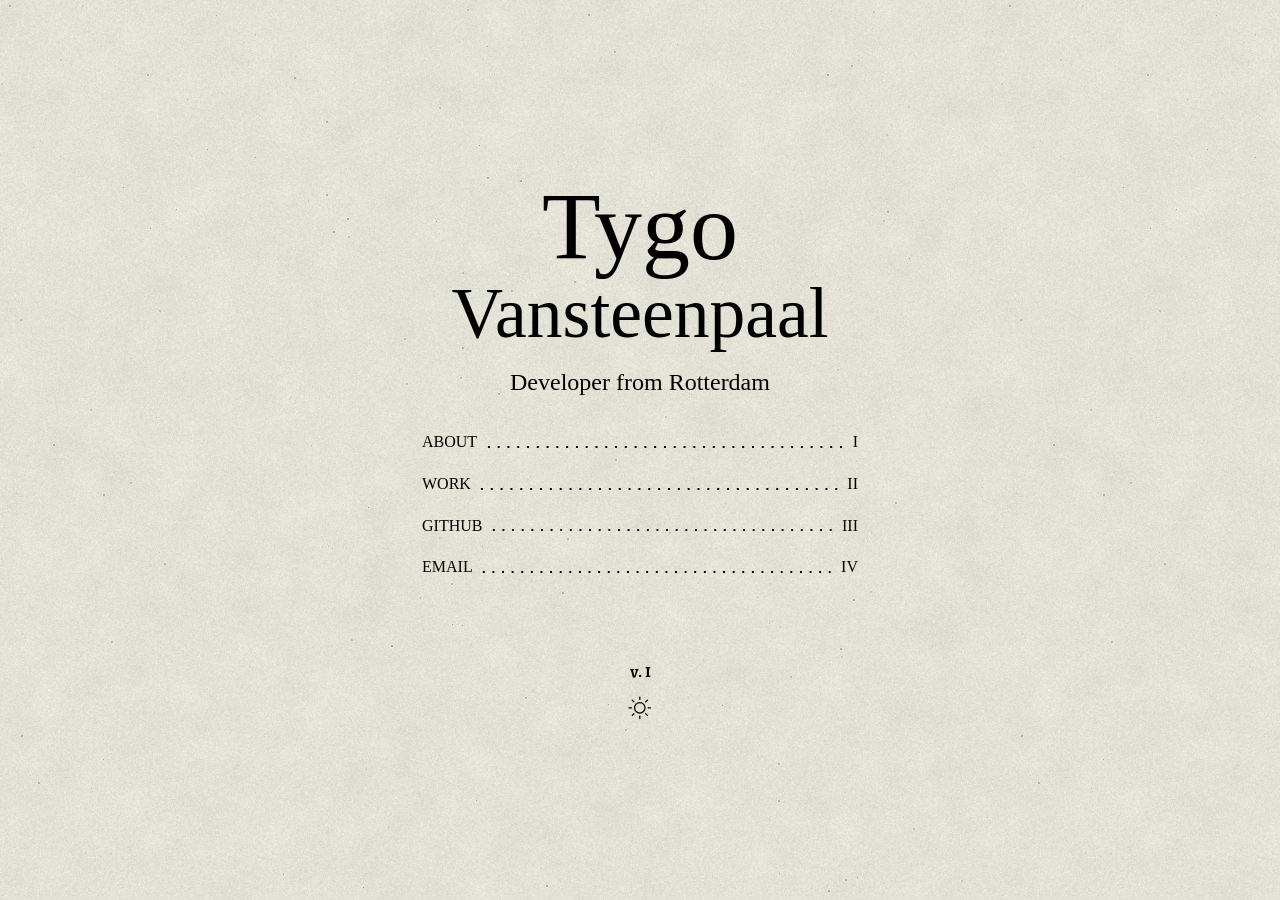
<file: index.html>
<!doctype html>
<html lang="en">
<head>
  <meta charset="utf-8">
  <meta name="viewport" content="width=device-width, initial-scale=1, minimum-scale=1">
  <title>Tygo Vansteenpaal</title>
  <meta name="description" content="Tygo Vansteenpaal is a developer from Rotterdam who builds security tools, Roblox systems and websites.">
  <meta name="author" content="Tygo Vansteenpaal">
  <meta name="theme-color" content="#e4e2d7">
  <link rel="icon" href="assets/img/favicon.png">
  <script>try{var m=localStorage.getItem('mode');if(m)document.documentElement.dataset.mode=m}catch(e){}</script>
  <link rel="preconnect" href="https://fonts.googleapis.com">
  <link rel="preconnect" href="https://fonts.gstatic.com" crossorigin>
  <link href="https://fonts.googleapis.com/css2?family=IM+Fell+DW+Pica+SC&family=IM+Fell+English:ital@0;1&family=Alegreya+SC:wght@700&display=swap" rel="stylesheet">
  <link rel="stylesheet" href="assets/css/main.css">
</head>
<body class="no-js home">
  <a class="skip" href="#content">Skip to content</a>
  <div class="app">
    <header class="header-main home">
      <h1>Tygo <span class="fit">Vansteenpaal</span></h1>
      <h2>Developer from Rotterdam</h2>
    </header>
    <main id="content">
      <nav class="main-nav home" aria-label="Contents">
        <ol>
          <li><a href="about/index.html">About</a></li>
          <li><a href="work/index.html">Work</a></li>
          <li><a href="https://github.com/tygovansteenpaalwork-gif">GitHub</a></li>
          <li><a href="mailto:tygovansteenpaalwerk@gmail.com">Email</a></li>
        </ol>
      </nav>
      <small class="center"><a href="index.html">v. I</a></small>
      <div class="mode-toggle">
        <button class="toggle-button" type="button" data-mode-toggle aria-label="Switch colour mode">
          <span class="toggle-icon"><svg class="sun" viewBox="0 0 20 20" aria-hidden="true"><circle cx="10" cy="10" r="4.1"/><path d="M10 1.6v1.9M10 16.5v1.9M18.4 10h-1.9M3.5 10H1.6M15.9 15.9l-1.3-1.3M5.4 5.4 4.1 4.1M15.9 4.1l-1.3 1.3M5.4 14.6l-1.3 1.3"/></svg><svg class="moon" viewBox="0 0 20 20" aria-hidden="true"><path d="M13.6 3.2a7 7 0 1 0 3.2 10.9 5.6 5.6 0 0 1-3.2-10.9Z"/></svg></span>
        </button>
      </div>
    </main>
  </div>
  <script src="assets/js/main.js"></script>
</body>
</html>
</file>
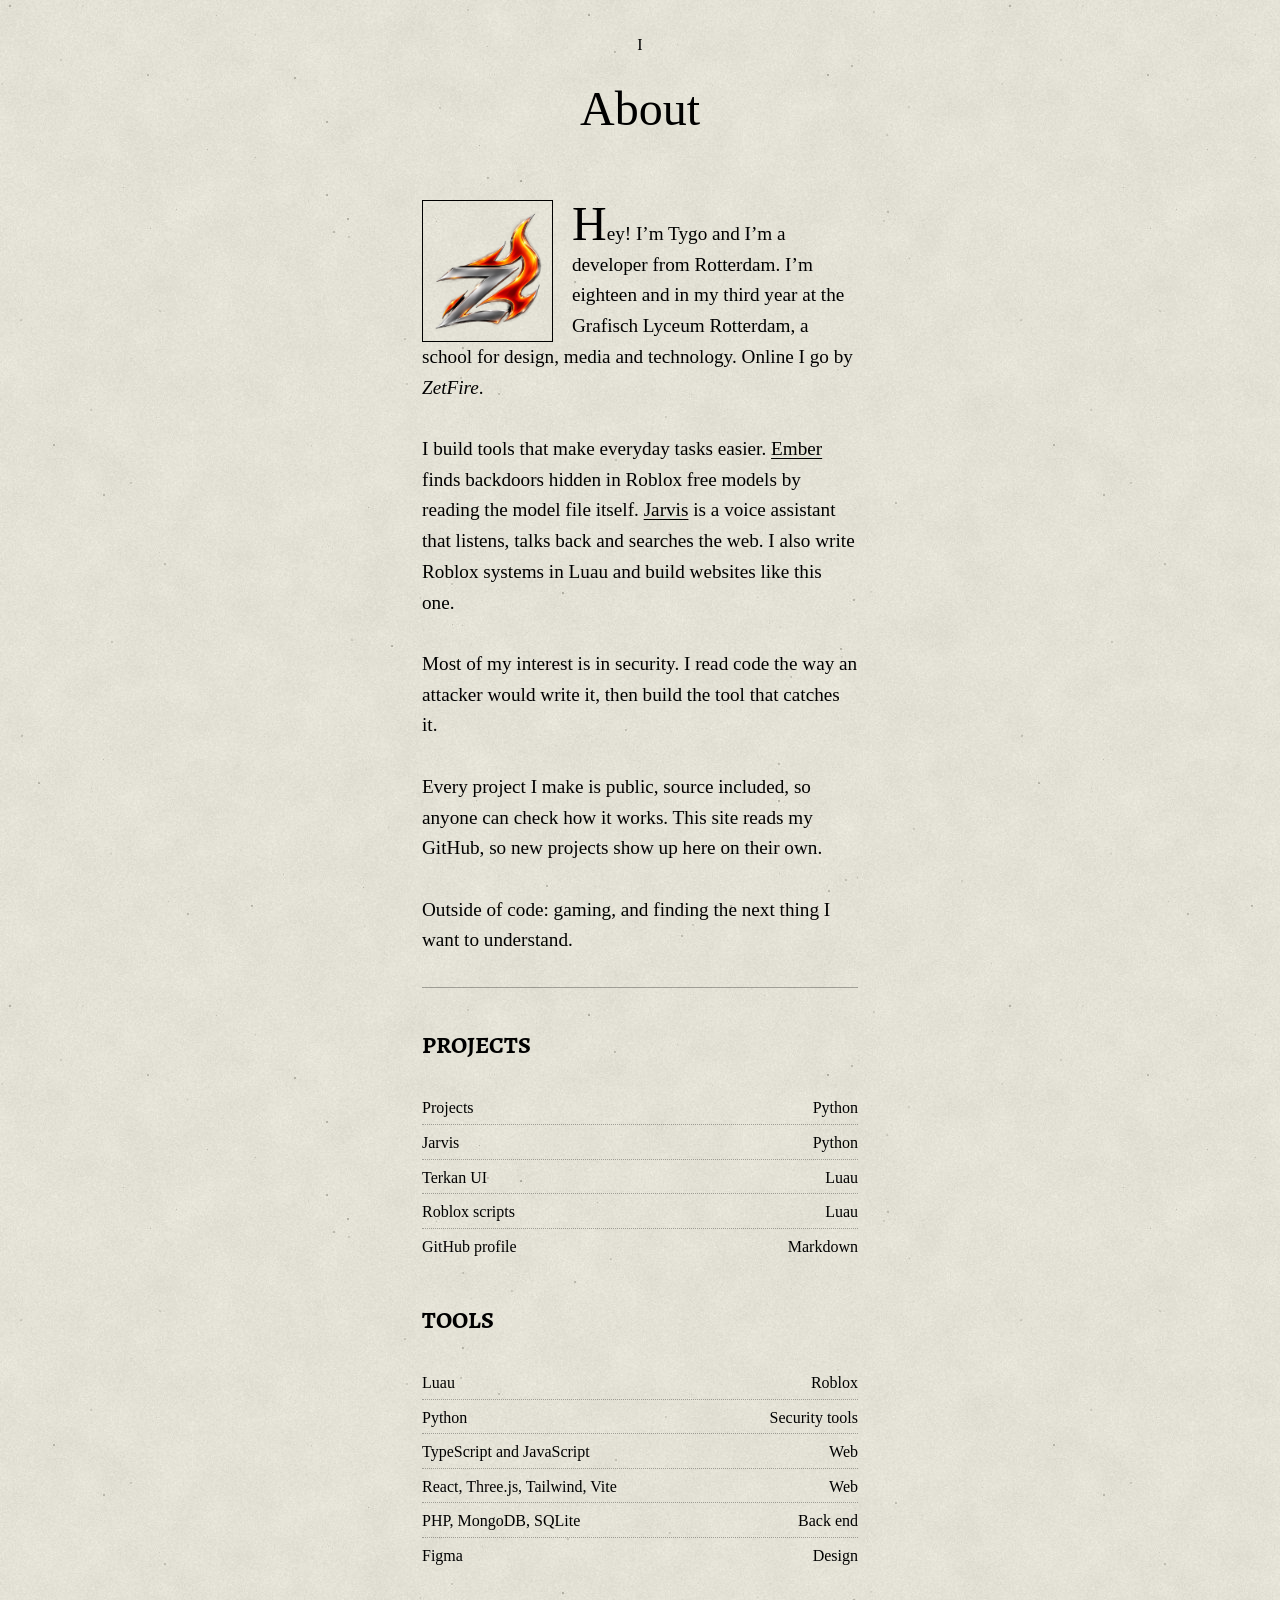
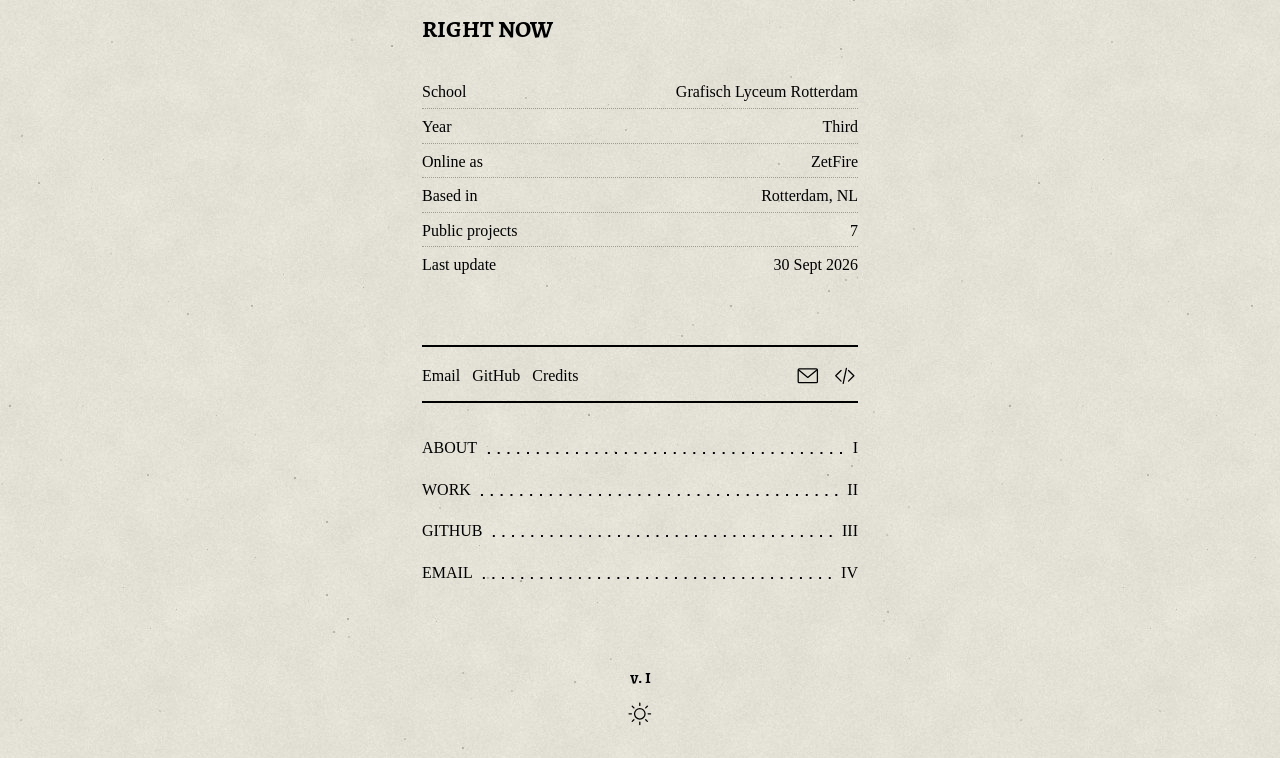
<file: about/index.html>
<!doctype html>
<html lang="en">
<head>
  <meta charset="utf-8">
  <meta name="viewport" content="width=device-width, initial-scale=1, minimum-scale=1">
  <title>About · Tygo Vansteenpaal</title>
  <meta name="description" content="About Tygo Vansteenpaal, developer from Rotterdam.">
  <meta name="author" content="Tygo Vansteenpaal">
  <meta name="theme-color" content="#e4e2d7">
  <link rel="icon" href="../assets/img/favicon.png">
  <script>try{var m=localStorage.getItem('mode');if(m)document.documentElement.dataset.mode=m}catch(e){}</script>
  <link rel="preconnect" href="https://fonts.googleapis.com">
  <link rel="preconnect" href="https://fonts.gstatic.com" crossorigin>
  <link href="https://fonts.googleapis.com/css2?family=IM+Fell+DW+Pica+SC&family=IM+Fell+English:ital@0;1&family=Alegreya+SC:wght@700&display=swap" rel="stylesheet">
  <link rel="stylesheet" href="../assets/css/main.css">
</head>
<body class="no-js about">
  <a class="skip" href="#content">Skip to content</a>
  <div class="app">
    <header class="header-main">
      <span class="chapter">I</span>
      <h1>About</h1>
    </header>
    <main id="content">
      <div class="content about">
        <figure class="avatar"><img src="../assets/img/zetfire.png" width="545" height="600" alt="The ZetFire logo: a silver Z with an orange flame."></figure>
        <p>Hey! I’m Tygo and I’m a developer from Rotterdam. I’m eighteen and in my third year at the Grafisch Lyceum Rotterdam, a school for design, media and technology. Online I go by <em>ZetFire</em>.</p>
        <p>I build tools that make everyday tasks easier. <a href="https://github.com/tygovansteenpaalwork-gif/Projects/tree/main/ember">Ember</a> finds backdoors hidden in Roblox free models by reading the model file itself. <a href="https://github.com/tygovansteenpaalwork-gif/AI_VOICE_JARVIS">Jarvis</a> is a voice assistant that listens, talks back and searches the web. I also write Roblox systems in Luau and build websites like this one.</p>
        <p>Most of my interest is in security. I read code the way an attacker would write it, then build the tool that catches it.</p>
        <p>Every project I make is public, source included, so anyone can check how it works. This site reads my GitHub, so new projects show up here on their own.</p>
        <p>Outside of code: gaming, and finding the next thing I want to understand.</p>
        <hr>
        <h2>Projects</h2>
        <ul class="links" data-repo-list>
          <li><a href="https://github.com/tygovansteenpaalwork-gif/Projects">Projects</a><span class="date">Python</span></li>
          <li><a href="https://github.com/tygovansteenpaalwork-gif/AI_VOICE_JARVIS">Jarvis</a><span class="date">Python</span></li>
          <li><a href="https://github.com/tygovansteenpaalwork-gif/Roblox_lua_script">Terkan UI</a><span class="date">Luau</span></li>
          <li><a href="https://github.com/tygovansteenpaalwork-gif/Roblox">Roblox scripts</a><span class="date">Luau</span></li>
          <li><a href="https://github.com/tygovansteenpaalwork-gif/tygovansteenpaalwork-gif">GitHub profile</a><span class="date">Markdown</span></li>
        </ul>
        <h2>Tools</h2>
        <ul class="links">
          <li><span>Luau</span><span class="date">Roblox</span></li>
          <li><span>Python</span><span class="date">Security tools</span></li>
          <li><span>TypeScript and JavaScript</span><span class="date">Web</span></li>
          <li><span>React, Three.js, Tailwind, Vite</span><span class="date">Web</span></li>
          <li><span>PHP, MongoDB, SQLite</span><span class="date">Back end</span></li>
          <li><span>Figma</span><span class="date">Design</span></li>
        </ul>
        <h2>Right now</h2>
        <ul class="links">
          <li><span>School</span><span class="date">Grafisch Lyceum Rotterdam</span></li>
          <li><span>Year</span><span class="date">Third</span></li>
          <li><span>Online as</span><span class="date">ZetFire</span></li>
          <li><span>Based in</span><span class="date">Rotterdam, NL</span></li>
          <li><span>Public projects</span><span class="date"><span data-repo-stat="count">7</span></span></li>
          <li><span>Last update</span><span class="date"><span data-repo-stat="pushed">30 Sept 2026</span></span></li>
        </ul>
      </div>
      <footer class="main-footer">
        <div class="footer-links">
          <nav aria-label="Elsewhere">
            <a href="mailto:tygovansteenpaalwerk@gmail.com">Email</a>
            <a href="https://github.com/tygovansteenpaalwork-gif">GitHub</a>
            <a href="../credits/index.html">Credits</a>
          </nav>
          <nav aria-label="Icons">
            <a class="icon" href="mailto:tygovansteenpaalwerk@gmail.com" aria-label="Email"><svg viewBox="0 0 24 24" aria-hidden="true"><rect x="3" y="5.5" width="18" height="13" rx="1"/><path d="m3.5 6.5 8.5 7 8.5-7"/></svg></a>
            <a class="icon" href="https://github.com/tygovansteenpaalwork-gif" aria-label="GitHub"><svg viewBox="0 0 24 24" aria-hidden="true"><path d="m8.5 7-5 5 5 5M15.5 7l5 5-5 5M13.5 5l-3 14"/></svg></a>
          </nav>
        </div>
      </footer>
      <nav class="main-nav" aria-label="Contents">
        <ol>
          <li><a href="../about/index.html">About</a></li>
          <li><a href="../work/index.html">Work</a></li>
          <li><a href="https://github.com/tygovansteenpaalwork-gif">GitHub</a></li>
          <li><a href="mailto:tygovansteenpaalwerk@gmail.com">Email</a></li>
        </ol>
      </nav>
      <small class="center"><a href="../index.html">v. I</a></small>
      <div class="mode-toggle">
        <button class="toggle-button" type="button" data-mode-toggle aria-label="Switch colour mode">
          <span class="toggle-icon"><svg class="sun" viewBox="0 0 20 20" aria-hidden="true"><circle cx="10" cy="10" r="4.1"/><path d="M10 1.6v1.9M10 16.5v1.9M18.4 10h-1.9M3.5 10H1.6M15.9 15.9l-1.3-1.3M5.4 5.4 4.1 4.1M15.9 4.1l-1.3 1.3M5.4 14.6l-1.3 1.3"/></svg><svg class="moon" viewBox="0 0 20 20" aria-hidden="true"><path d="M13.6 3.2a7 7 0 1 0 3.2 10.9 5.6 5.6 0 0 1-3.2-10.9Z"/></svg></span>
        </button>
      </div>
    </main>
  </div>
  <script src="../assets/js/main.js"></script>
  <script src="../assets/js/github.js"></script>
</body>
</html>
</file>
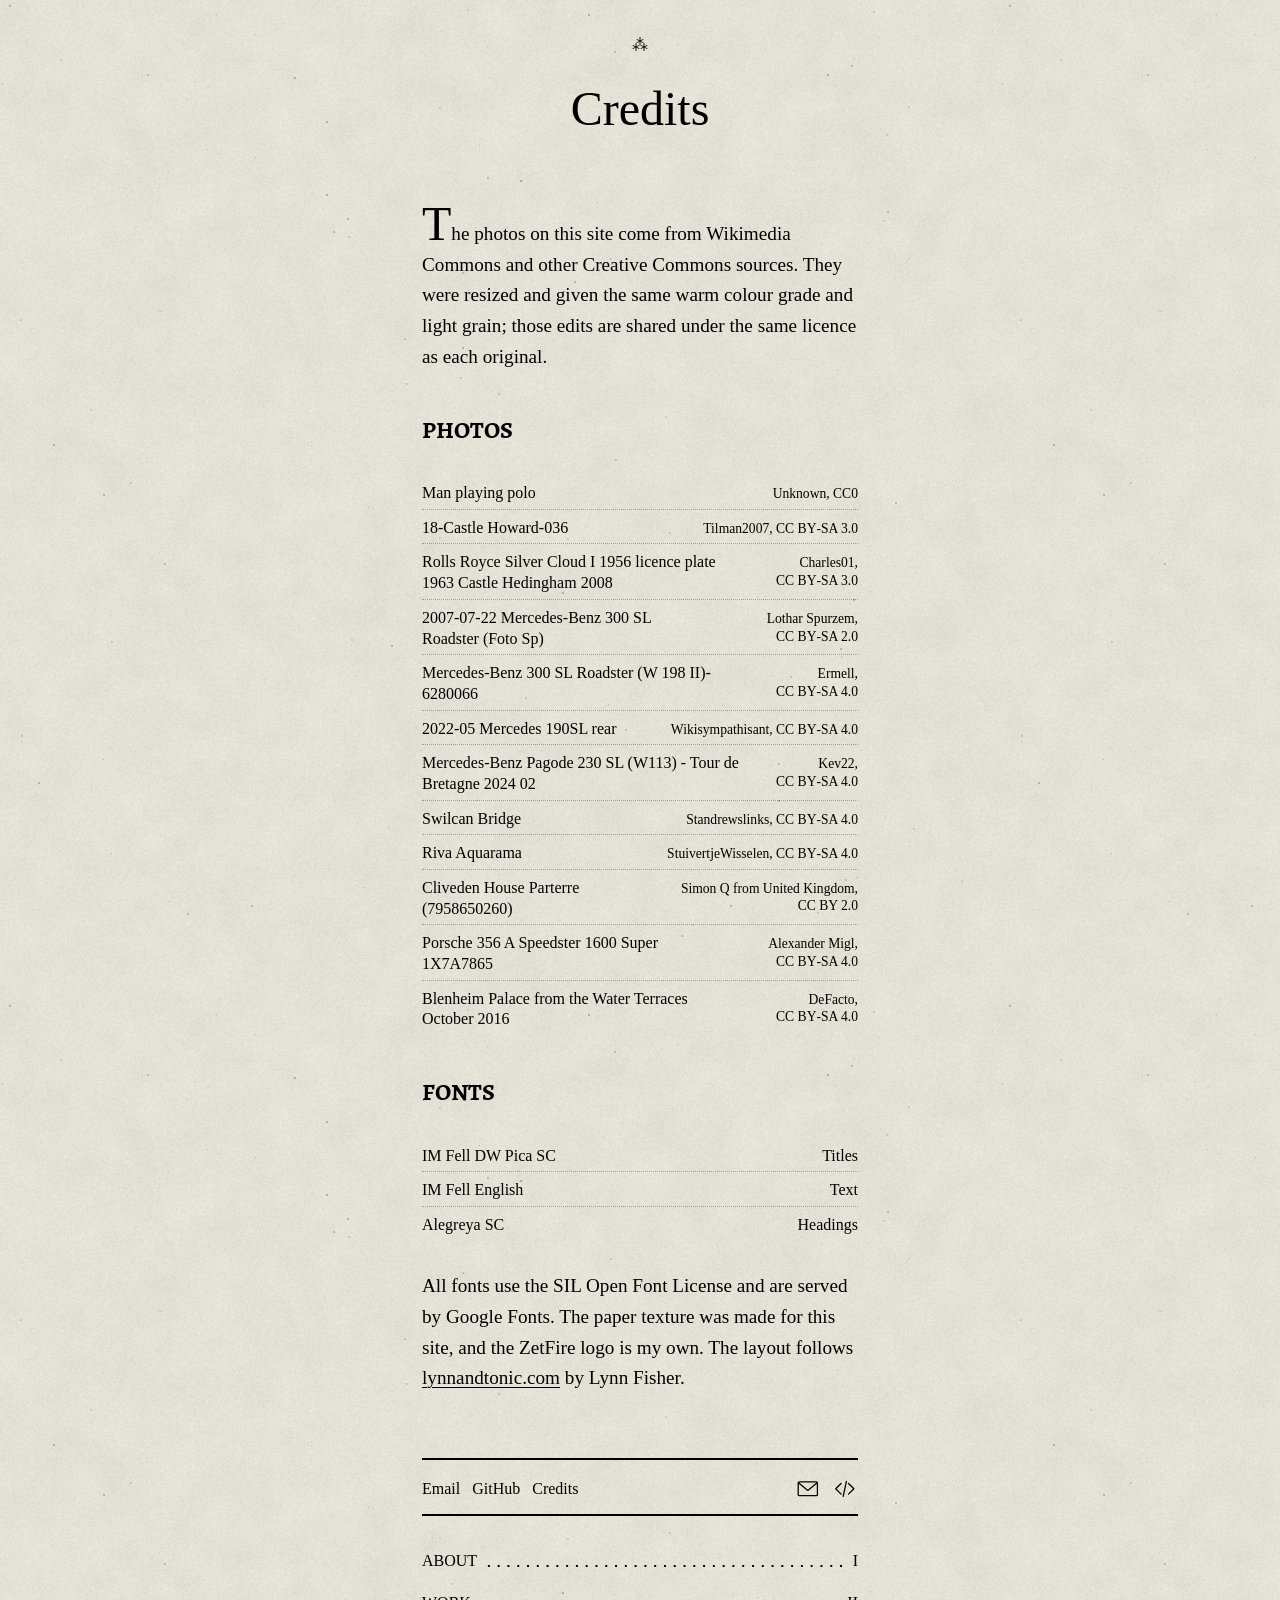
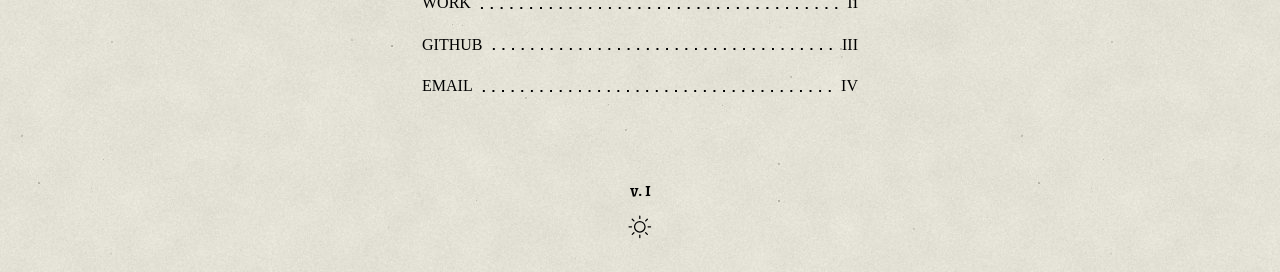
<file: credits/index.html>
<!doctype html>
<html lang="en">
<head>
  <meta charset="utf-8">
  <meta name="viewport" content="width=device-width, initial-scale=1, minimum-scale=1">
  <title>Credits · Tygo Vansteenpaal</title>
  <meta name="description" content="Photo, font and design credits for this site.">
  <meta name="author" content="Tygo Vansteenpaal">
  <meta name="theme-color" content="#e4e2d7">
  <link rel="icon" href="../assets/img/favicon.png">
  <script>try{var m=localStorage.getItem('mode');if(m)document.documentElement.dataset.mode=m}catch(e){}</script>
  <link rel="preconnect" href="https://fonts.googleapis.com">
  <link rel="preconnect" href="https://fonts.gstatic.com" crossorigin>
  <link href="https://fonts.googleapis.com/css2?family=IM+Fell+DW+Pica+SC&family=IM+Fell+English:ital@0;1&family=Alegreya+SC:wght@700&display=swap" rel="stylesheet">
  <link rel="stylesheet" href="../assets/css/main.css">
</head>
<body class="no-js credits">
  <a class="skip" href="#content">Skip to content</a>
  <div class="app">
    <header class="header-main">
      <span class="chapter">&#8258;</span>
      <h1>Credits</h1>
    </header>
    <main id="content">
      <div class="content credits">
        <p>The photos on this site come from Wikimedia Commons and other Creative Commons sources. They were resized and given the same warm colour grade and light grain; those edits are shared under the same licence as each original.</p>
        <h2>Photos</h2>
        <ul class="links credits">
          <li><a href="https://www.rawpixel.com/image/5915572/man-playing-polo-free-public-domain-cc0-photo">Man playing polo</a><span class="date">Unknown, CC0</span></li>
          <li><a href="https://commons.wikimedia.org/w/index.php?curid=35518531">18-Castle Howard-036</a><span class="date">Tilman2007, CC&nbsp;BY&#8209;SA&nbsp;3.0</span></li>
          <li><a href="https://commons.wikimedia.org/w/index.php?curid=4837942">Rolls Royce Silver Cloud I 1956 licence plate 1963 Castle Hedingham 2008</a><span class="date">Charles01, CC&nbsp;BY&#8209;SA&nbsp;3.0</span></li>
          <li><a href="https://commons.wikimedia.org/w/index.php?curid=2452550">2007-07-22 Mercedes-Benz 300 SL Roadster (Foto Sp)</a><span class="date">Lothar Spurzem, CC&nbsp;BY&#8209;SA&nbsp;2.0</span></li>
          <li><a href="https://commons.wikimedia.org/w/index.php?curid=72218425">Mercedes-Benz 300 SL Roadster (W 198 II)- 6280066</a><span class="date">Ermell, CC&nbsp;BY&#8209;SA&nbsp;4.0</span></li>
          <li><a href="https://commons.wikimedia.org/w/index.php?curid=118341773">2022-05 Mercedes 190SL rear</a><span class="date">Wikisympathisant, CC&nbsp;BY&#8209;SA&nbsp;4.0</span></li>
          <li><a href="https://commons.wikimedia.org/w/index.php?curid=149174886">Mercedes-Benz Pagode 230 SL (W113) - Tour de Bretagne 2024 02</a><span class="date">Kev22, CC&nbsp;BY&#8209;SA&nbsp;4.0</span></li>
          <li><a href="https://commons.wikimedia.org/w/index.php?curid=49773974">Swilcan Bridge</a><span class="date">Standrewslinks, CC&nbsp;BY&#8209;SA&nbsp;4.0</span></li>
          <li><a href="https://commons.wikimedia.org/w/index.php?curid=94716939">Riva Aquarama</a><span class="date">StuivertjeWisselen, CC&nbsp;BY&#8209;SA&nbsp;4.0</span></li>
          <li><a href="https://commons.wikimedia.org/w/index.php?curid=24264257">Cliveden House Parterre (7958650260)</a><span class="date">Simon Q from United Kingdom, CC&nbsp;BY&nbsp;2.0</span></li>
          <li><a href="https://commons.wikimedia.org/w/index.php?curid=67853706">Porsche 356 A Speedster 1600 Super 1X7A7865</a><span class="date">Alexander Migl, CC&nbsp;BY&#8209;SA&nbsp;4.0</span></li>
          <li><a href="https://commons.wikimedia.org/w/index.php?curid=52165842">Blenheim Palace from the Water Terraces October 2016</a><span class="date">DeFacto, CC&nbsp;BY&#8209;SA&nbsp;4.0</span></li>
        </ul>
        <h2>Fonts</h2>
        <ul class="links">
          <li><a href="https://fonts.google.com/specimen/IM+Fell+DW+Pica+SC">IM Fell DW Pica SC</a><span class="date">Titles</span></li>
          <li><a href="https://fonts.google.com/specimen/IM+Fell+English">IM Fell English</a><span class="date">Text</span></li>
          <li><a href="https://fonts.google.com/specimen/Alegreya+SC">Alegreya SC</a><span class="date">Headings</span></li>
        </ul>
        <p>All fonts use the SIL Open Font License and are served by Google Fonts. The paper texture was made for this site, and the ZetFire logo is my own. The layout follows <a href="https://lynnandtonic.com">lynnandtonic.com</a> by Lynn Fisher.</p>
      </div>
      <footer class="main-footer">
        <div class="footer-links">
          <nav aria-label="Elsewhere">
            <a href="mailto:tygovansteenpaalwerk@gmail.com">Email</a>
            <a href="https://github.com/tygovansteenpaalwork-gif">GitHub</a>
            <a href="../credits/index.html">Credits</a>
          </nav>
          <nav aria-label="Icons">
            <a class="icon" href="mailto:tygovansteenpaalwerk@gmail.com" aria-label="Email"><svg viewBox="0 0 24 24" aria-hidden="true"><rect x="3" y="5.5" width="18" height="13" rx="1"/><path d="m3.5 6.5 8.5 7 8.5-7"/></svg></a>
            <a class="icon" href="https://github.com/tygovansteenpaalwork-gif" aria-label="GitHub"><svg viewBox="0 0 24 24" aria-hidden="true"><path d="m8.5 7-5 5 5 5M15.5 7l5 5-5 5M13.5 5l-3 14"/></svg></a>
          </nav>
        </div>
      </footer>
      <nav class="main-nav" aria-label="Contents">
        <ol>
          <li><a href="../about/index.html">About</a></li>
          <li><a href="../work/index.html">Work</a></li>
          <li><a href="https://github.com/tygovansteenpaalwork-gif">GitHub</a></li>
          <li><a href="mailto:tygovansteenpaalwerk@gmail.com">Email</a></li>
        </ol>
      </nav>
      <small class="center"><a href="../index.html">v. I</a></small>
      <div class="mode-toggle">
        <button class="toggle-button" type="button" data-mode-toggle aria-label="Switch colour mode">
          <span class="toggle-icon"><svg class="sun" viewBox="0 0 20 20" aria-hidden="true"><circle cx="10" cy="10" r="4.1"/><path d="M10 1.6v1.9M10 16.5v1.9M18.4 10h-1.9M3.5 10H1.6M15.9 15.9l-1.3-1.3M5.4 5.4 4.1 4.1M15.9 4.1l-1.3 1.3M5.4 14.6l-1.3 1.3"/></svg><svg class="moon" viewBox="0 0 20 20" aria-hidden="true"><path d="M13.6 3.2a7 7 0 1 0 3.2 10.9 5.6 5.6 0 0 1-3.2-10.9Z"/></svg></span>
        </button>
      </div>
    </main>
  </div>
  <script src="../assets/js/main.js"></script>
</body>
</html>
</file>
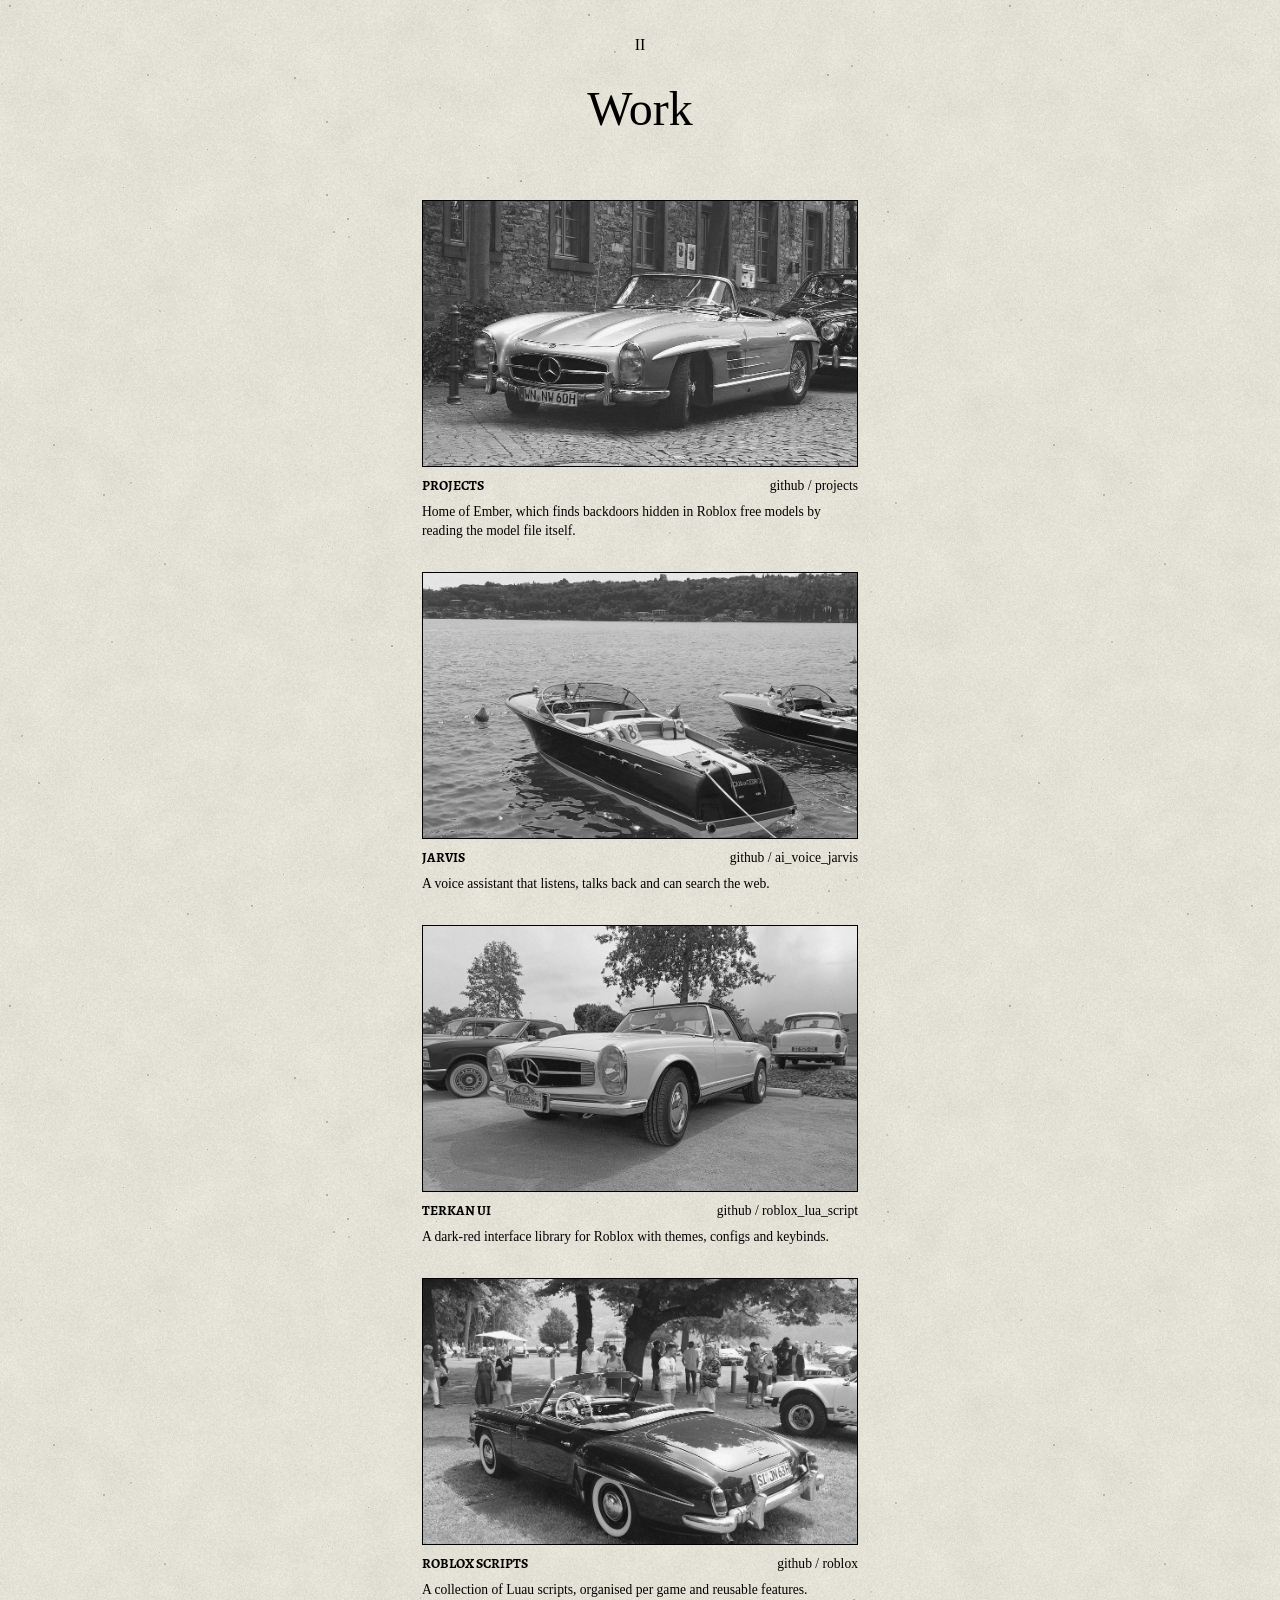
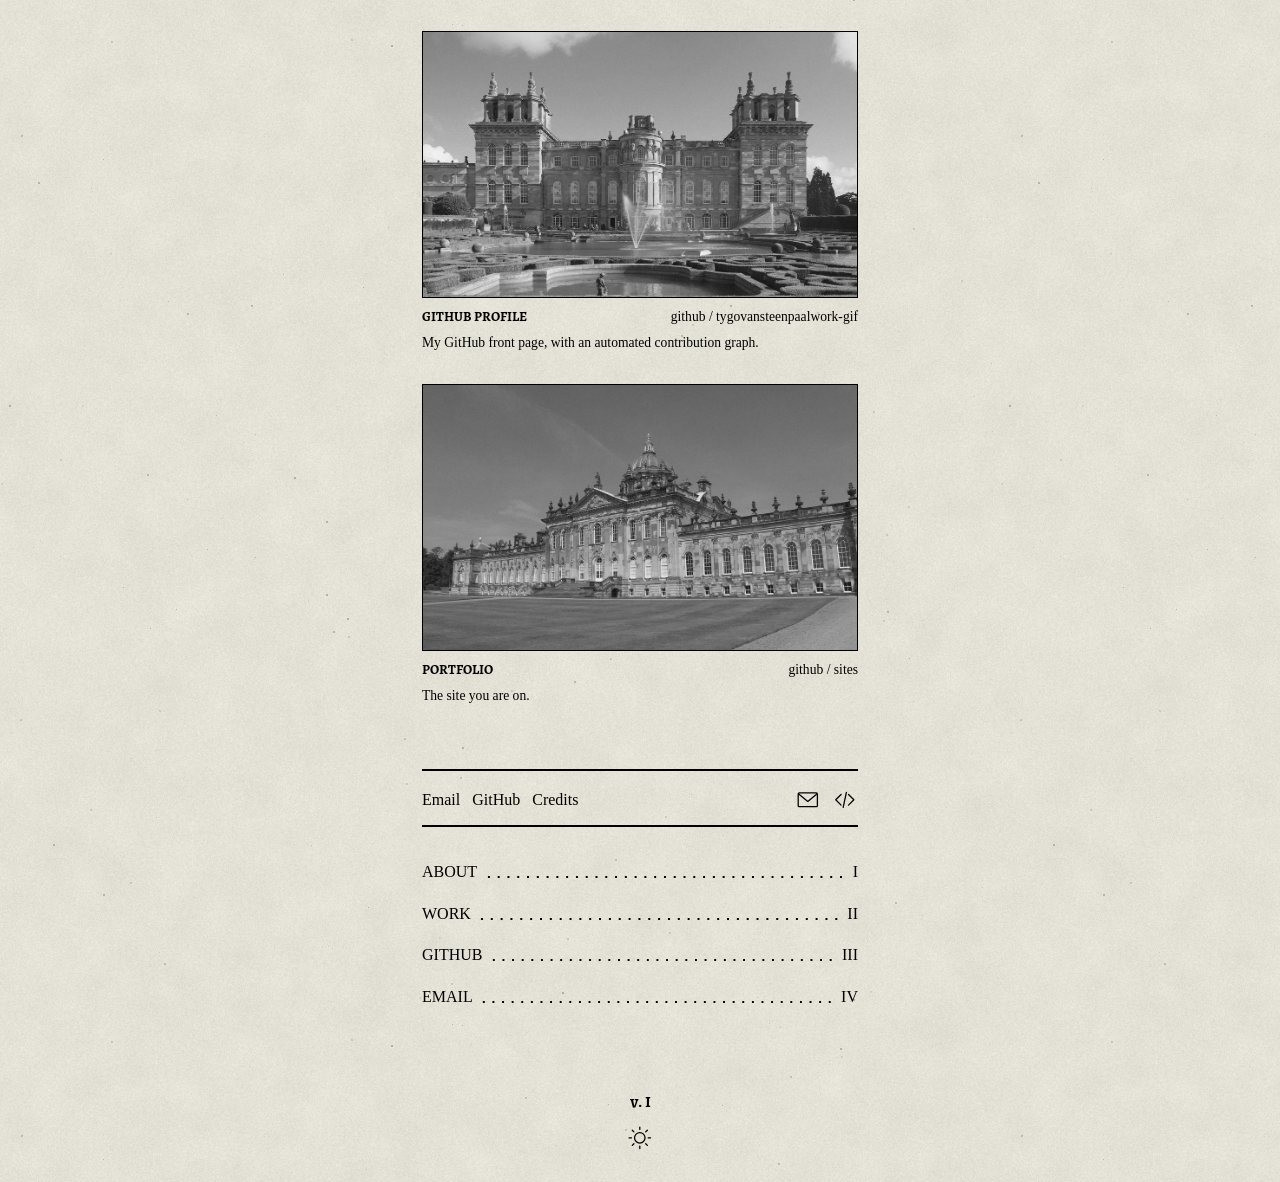
<file: work/index.html>
<!doctype html>
<html lang="en">
<head>
  <meta charset="utf-8">
  <meta name="viewport" content="width=device-width, initial-scale=1, minimum-scale=1">
  <title>Work · Tygo Vansteenpaal</title>
  <meta name="description" content="Projects by Tygo Vansteenpaal, straight from GitHub.">
  <meta name="author" content="Tygo Vansteenpaal">
  <meta name="theme-color" content="#e4e2d7">
  <link rel="icon" href="../assets/img/favicon.png">
  <script>try{var m=localStorage.getItem('mode');if(m)document.documentElement.dataset.mode=m}catch(e){}</script>
  <link rel="preconnect" href="https://fonts.googleapis.com">
  <link rel="preconnect" href="https://fonts.gstatic.com" crossorigin>
  <link href="https://fonts.googleapis.com/css2?family=IM+Fell+DW+Pica+SC&family=IM+Fell+English:ital@0;1&family=Alegreya+SC:wght@700&display=swap" rel="stylesheet">
  <link rel="stylesheet" href="../assets/css/main.css">
</head>
<body class="no-js work">
  <a class="skip" href="#content">Skip to content</a>
  <div class="app">
    <header class="header-main">
      <span class="chapter">II</span>
      <h1>Work</h1>
    </header>
    <main id="content">
      <div class="content work">
        <ul class="archive-list" data-repos data-img-base="../assets/img/">
          <li class="project">
            <a class="archive-image" href="https://github.com/tygovansteenpaalwork-gif/Projects" tabindex="-1" aria-hidden="true"><img src="../assets/img/mercedes-300sl-1000.jpg" width="1000" height="656" alt="" loading="lazy"></a>
            <div class="row"><small>Projects</small><small><a href="https://github.com/tygovansteenpaalwork-gif/Projects">github / projects</a></small></div>
            <p class="note">Home of Ember, which finds backdoors hidden in Roblox free models by reading the model file itself.</p>
          </li>
          <li class="project">
            <a class="archive-image" href="https://github.com/tygovansteenpaalwork-gif/AI_VOICE_JARVIS" tabindex="-1" aria-hidden="true"><img src="../assets/img/riva-1000.jpg" width="1000" height="656" alt="" loading="lazy"></a>
            <div class="row"><small>Jarvis</small><small><a href="https://github.com/tygovansteenpaalwork-gif/AI_VOICE_JARVIS">github / ai_voice_jarvis</a></small></div>
            <p class="note">A voice assistant that listens, talks back and can search the web.</p>
          </li>
          <li class="project">
            <a class="archive-image" href="https://github.com/tygovansteenpaalwork-gif/Roblox_lua_script" tabindex="-1" aria-hidden="true"><img src="../assets/img/mercedes-pagode-1000.jpg" width="1000" height="656" alt="" loading="lazy"></a>
            <div class="row"><small>Terkan UI</small><small><a href="https://github.com/tygovansteenpaalwork-gif/Roblox_lua_script">github / roblox_lua_script</a></small></div>
            <p class="note">A dark-red interface library for Roblox with themes, configs and keybinds.</p>
          </li>
          <li class="project">
            <a class="archive-image" href="https://github.com/tygovansteenpaalwork-gif/Roblox" tabindex="-1" aria-hidden="true"><img src="../assets/img/mercedes-190sl-1000.jpg" width="1000" height="656" alt="" loading="lazy"></a>
            <div class="row"><small>Roblox scripts</small><small><a href="https://github.com/tygovansteenpaalwork-gif/Roblox">github / roblox</a></small></div>
            <p class="note">A collection of Luau scripts, organised per game and reusable features.</p>
          </li>
          <li class="project">
            <a class="archive-image" href="https://github.com/tygovansteenpaalwork-gif/tygovansteenpaalwork-gif" tabindex="-1" aria-hidden="true"><img src="../assets/img/blenheim-1000.jpg" width="1000" height="656" alt="" loading="lazy"></a>
            <div class="row"><small>GitHub profile</small><small><a href="https://github.com/tygovansteenpaalwork-gif/tygovansteenpaalwork-gif">github / tygovansteenpaalwork-gif</a></small></div>
            <p class="note">My GitHub front page, with an automated contribution graph.</p>
          </li>
          <li class="project">
            <a class="archive-image" href="https://github.com/tygovansteenpaalwork-gif/Sites" tabindex="-1" aria-hidden="true"><img src="../assets/img/estate-1000.jpg" width="1000" height="656" alt="" loading="lazy"></a>
            <div class="row"><small>Portfolio</small><small><a href="https://github.com/tygovansteenpaalwork-gif/Sites">github / sites</a></small></div>
            <p class="note">The site you are on.</p>
          </li>
        </ul>
      </div>
      <footer class="main-footer">
        <div class="footer-links">
          <nav aria-label="Elsewhere">
            <a href="mailto:tygovansteenpaalwerk@gmail.com">Email</a>
            <a href="https://github.com/tygovansteenpaalwork-gif">GitHub</a>
            <a href="../credits/index.html">Credits</a>
          </nav>
          <nav aria-label="Icons">
            <a class="icon" href="mailto:tygovansteenpaalwerk@gmail.com" aria-label="Email"><svg viewBox="0 0 24 24" aria-hidden="true"><rect x="3" y="5.5" width="18" height="13" rx="1"/><path d="m3.5 6.5 8.5 7 8.5-7"/></svg></a>
            <a class="icon" href="https://github.com/tygovansteenpaalwork-gif" aria-label="GitHub"><svg viewBox="0 0 24 24" aria-hidden="true"><path d="m8.5 7-5 5 5 5M15.5 7l5 5-5 5M13.5 5l-3 14"/></svg></a>
          </nav>
        </div>
      </footer>
      <nav class="main-nav" aria-label="Contents">
        <ol>
          <li><a href="../about/index.html">About</a></li>
          <li><a href="../work/index.html">Work</a></li>
          <li><a href="https://github.com/tygovansteenpaalwork-gif">GitHub</a></li>
          <li><a href="mailto:tygovansteenpaalwerk@gmail.com">Email</a></li>
        </ol>
      </nav>
      <small class="center"><a href="../index.html">v. I</a></small>
      <div class="mode-toggle">
        <button class="toggle-button" type="button" data-mode-toggle aria-label="Switch colour mode">
          <span class="toggle-icon"><svg class="sun" viewBox="0 0 20 20" aria-hidden="true"><circle cx="10" cy="10" r="4.1"/><path d="M10 1.6v1.9M10 16.5v1.9M18.4 10h-1.9M3.5 10H1.6M15.9 15.9l-1.3-1.3M5.4 5.4 4.1 4.1M15.9 4.1l-1.3 1.3M5.4 14.6l-1.3 1.3"/></svg><svg class="moon" viewBox="0 0 20 20" aria-hidden="true"><path d="M13.6 3.2a7 7 0 1 0 3.2 10.9 5.6 5.6 0 0 1-3.2-10.9Z"/></svg></span>
        </button>
      </div>
    </main>
  </div>
  <script src="../assets/js/main.js"></script>
  <script src="../assets/js/github.js"></script>
</body>
</html>
</file>
<file: assets/css/main.css>
:root {
  --beige: #e4e2d7;
  --red: #ff3b3b;
  --black: #111;
  --bg-color: var(--beige);
  --text-color: #000;
  --light-color: rgba(0, 0, 0, 0.3);
  --focus-color: var(--red);
  --paper: url("../img/paper/paper-light.jpg");

  --font-xs: 0.85rem;
  --font-sm: 1rem;
  --font-base: 1.2rem;
  --font-md: 1.5rem;
  --font-lg: 2.3rem;
  --font-xl: 3rem;
  --font-xxl: 6rem;

  --display: "IM Fell DW Pica SC", "Times New Roman", serif;
  --serif: "IM Fell English", "Times New Roman", serif;
  --bold: "Alegreya SC", "Times New Roman", serif;

  --content-padding: 2rem;
  color-scheme: light;
}
@media (max-width: 499px) { :root { --content-padding: 1.2rem; } }

:root[data-mode="dark"] {
  --bg-color: var(--black);
  --text-color: var(--red);
  --light-color: rgba(255, 59, 59, 0.3);
  --focus-color: #fff;
  --paper: url("../img/paper/paper-dark.jpg");
  color-scheme: dark;
}
@media (prefers-color-scheme: dark) {
  :root:not([data-mode="light"]) {
    --bg-color: var(--black);
    --text-color: var(--red);
    --light-color: rgba(255, 59, 59, 0.3);
    --focus-color: #fff;
    --paper: url("../img/paper/paper-dark.jpg");
    color-scheme: dark;
  }
}

*, *::before, *::after { box-sizing: border-box; }
html, body, h1, h2, h3, p, ol, ul, li, figure, figcaption, small { margin: 0; padding: 0; }
ol, ul { list-style: none; }
::selection { background: var(--text-color); color: var(--bg-color); }

html { height: 100%; -webkit-text-size-adjust: 100%; text-size-adjust: 100%; }
body {
  width: 100%; min-height: 100%;
  display: grid;
  background-color: var(--bg-color);
  background-image: var(--paper);
  background-size: 1000px auto;
  font-family: var(--serif);
  font-size: var(--font-base);
  line-height: 1.6;
  color: var(--text-color);
}
@media (min-width: 500px) { body { justify-content: center; } }
body.home { align-items: center; }

.app {
  width: calc(100% - var(--content-padding) * 2);
  margin: var(--content-padding);
  transform: scale(1, 1);
  transform-origin: center top;
  transition: transform 100ms cubic-bezier(0.175, 0.885, 0.12, 1.775);
}
@media (min-width: 500px) { .app { width: calc(500px - var(--content-padding) * 2); } }

.visually-hidden { position: absolute; width: 1px; height: 1px; overflow: hidden; clip-path: inset(50%); white-space: nowrap; }
img { display: block; width: 100%; max-width: 100%; height: auto; }
.center { text-align: center; }

h1 { font-family: var(--display); font-weight: 400; font-size: var(--font-xl); line-height: 1.1; text-wrap: balance; }
h2 { font-family: var(--bold); font-weight: 700; font-size: var(--font-md); line-height: 1.2; text-transform: uppercase; }
@media (max-width: 499px) { h2 { font-size: calc(var(--font-md) - 0.2rem); } }
h3 { font-family: var(--bold); font-weight: 700; font-size: var(--font-base); line-height: 1.2; text-transform: uppercase; }
em { font-style: italic; }
strong { font-family: var(--bold); font-weight: 700; }
small { font-size: var(--font-sm); }

a {
  color: var(--text-color);
  text-decoration: underline; text-decoration-thickness: 1px; text-underline-offset: 3px;
  position: relative;
}
a:hover { text-decoration-style: wavy; }
a:active { transform: translateY(1px); }
a:focus-visible {
  outline: 4px solid var(--focus-color); outline-offset: 3px;
  background: var(--bg-color);
  box-shadow: 0 0 0 3px var(--bg-color), 6px 6px 0 7px var(--text-color);
  text-decoration: none;
}
.skip { position: fixed; left: 1em; top: 1em; z-index: 10; padding: 0.4em 1em; background: var(--bg-color); clip-path: inset(50%); }
.skip:focus { clip-path: none; }

.header-main { text-align: center; }
.header-main.home { container-type: inline-size; }
.header-main.home h1 { font-size: var(--font-xxl); line-height: 1; }
.header-main.home h1 .fit { display: block; font-size: 16.4cqi; line-height: 1.05; }
@media (max-width: 499px) { .header-main.home h1 { font-size: calc(var(--font-xxl) - 0.6rem); } }
.header-main.home h2 { margin-top: 0.75em; font-family: var(--serif); font-weight: 400; font-size: var(--font-md); text-transform: none; }
.header-main:not(.home) { margin-bottom: 4rem; }
.header-main .chapter { display: block; margin: 0 0 1.6rem; font-family: var(--serif); font-size: var(--font-sm); }
.header-main:not(.home) h1 { font-size: var(--font-xl); }

.main-nav { width: 100%; padding: 2rem 0; }
.main-nav ol { display: grid; gap: 1rem; counter-reset: chapter; }
.main-nav li { display: flex; counter-increment: chapter; }
.main-nav a {
  flex: 1; display: flex; gap: 0.4rem;
  font-size: var(--font-sm); text-transform: uppercase; text-decoration: none;
  transition: transform 100ms ease-in-out;
}
.main-nav a:hover { transform: scale(1.05); }
.main-nav a::before {
  content: ""; order: 2; flex: 1;
  background-image: radial-gradient(circle, var(--text-color) 20%, transparent 21%);
  background-size: 0.6em 0.6em; background-repeat: space no-repeat; background-position: 0 80%;
}
.main-nav a::after { content: counter(chapter, upper-roman); order: 3; }
.main-nav + small { display: block; margin-top: 3rem; font-family: var(--bold); font-weight: 700; }
.main-nav + small a { text-decoration: none; }
.main-nav + small a:hover { text-decoration: underline wavy 1px; }

.mode-toggle { margin-top: 0.5em; display: grid; place-content: center; }
.toggle-button { padding: 0; display: flex; background: none; border: 0; color: var(--text-color); cursor: pointer; }
.toggle-button:active { transform: translateY(1px); }
.toggle-button:focus-visible { outline: 4px solid var(--focus-color); outline-offset: 2px; border-radius: 50%; }
.toggle-icon { position: relative; display: block; width: 1.6rem; height: 1.6rem; transition: transform 100ms ease-in-out; }
.toggle-icon:hover { transform: scale(1.15) rotate(5deg); }
.toggle-icon svg { position: absolute; inset: 0; width: 100%; height: 100%; overflow: visible; }
.toggle-icon svg * { fill: none; stroke: currentColor; stroke-linecap: round; stroke-linejoin: round; }
.toggle-icon .moon { opacity: 0; }
:root[data-mode="dark"] .toggle-icon .sun { opacity: 0; }
:root[data-mode="dark"] .toggle-icon .moon { opacity: 1; }
@media (prefers-color-scheme: dark) {
  :root:not([data-mode="light"]) .toggle-icon .sun { opacity: 0; }
  :root:not([data-mode="light"]) .toggle-icon .moon { opacity: 1; }
}
.no-js .mode-toggle { display: none; }

hr { height: 1px; margin: 2rem 0; background: var(--light-color); border: 0; }
.content > * + * { margin-top: 1lh; }
.content > h2 { margin-top: 1.5lh; }
.content > p:first-of-type::first-letter { font-size: var(--font-xl); line-height: 1; }
.content ul.links + h2 { margin-top: 1.5lh; }

.about .avatar { float: left; width: 30%; margin: 0 1em 0 0; overflow: hidden; border: 1px solid; }
.about .avatar img { padding: 8%; }
.about .avatar + * { margin-top: 0; }

.links { width: 100%; }
.links li {
  display: flex; justify-content: space-between; align-items: center; gap: 3em;
  padding: 0.5em 0 0.3em; font-size: var(--font-sm); line-height: 1.3;
}
.links li:not(:last-child) { border-bottom: 1px dotted var(--light-color); }
.links li > * + * { margin: 0; }
.links .date { text-align: right; white-space: nowrap; }
.links a { text-decoration: none; }
.links a:hover { text-decoration: underline wavy 1px; }

.archive-list { display: grid; gap: 2rem; }
.archive-list .archive-image { display: block; margin-bottom: 0.5rem; overflow: hidden; border: 1px solid; }
.archive-list .archive-image img { aspect-ratio: 435 / 266; object-fit: cover; filter: grayscale(100%); transition: filter 150ms ease-in-out; }
.archive-list .archive-image:hover img, .archive-list .archive-image:focus-visible img { filter: grayscale(0%); }
.archive-list .archive-image:focus-visible { outline: 4px solid var(--focus-color); outline-offset: 0; box-shadow: 9px 9px 0 4px var(--text-color); }
.archive-list .row { display: flex; justify-content: space-between; align-items: baseline; gap: 1em; }
.archive-list small { display: block; font-size: var(--font-xs); }
.archive-list .row small:first-child { font-family: var(--bold); font-weight: 700; text-transform: uppercase; }
.archive-list .row a { text-decoration: none; }
.archive-list .row a:hover { text-decoration: underline wavy 1px; }
.archive-list .note { margin-top: 0.3rem; font-size: var(--font-xs); line-height: 1.4; }
@media (max-width: 350px) { .archive-list .row { display: block; } }

.main-footer { margin-top: 4rem; font-size: var(--font-sm); }
.main-footer .footer-links {
  display: flex; justify-content: space-between; align-items: center; gap: 0.5em 1.5em;
  padding: 1em 0 0.8em; border-top: 2px solid; border-bottom: 2px solid; line-height: 1;
}
.main-footer nav { display: flex; gap: 0.75em; }
.main-footer a { text-decoration: none; }
.main-footer a:hover { text-decoration: underline wavy 1px; }
.icon { display: block; width: 1.6rem; height: 1.6rem; transition: transform 100ms ease-in-out; }
.icon:hover { transform: scale(1.15) rotate(5deg); }
.icon svg { width: 100%; height: 100%; }
.icon svg * { fill: none; stroke: currentColor; stroke-width: 1.2; stroke-linecap: round; stroke-linejoin: round; }
@media (max-width: 350px) { .main-footer .footer-links { flex-direction: column; } }

@media (prefers-reduced-motion: reduce) { .app, .main-nav a, .toggle-icon, .icon { transition: none; } }

.links.credits li { align-items: baseline; gap: 1.5em; }
.links.credits .date { max-width: 45%; white-space: normal; font-size: var(--font-xs); }
.archive-list .meta { margin-top: 0.15rem; font-size: var(--font-xs); opacity: 0.7; }
</file>
